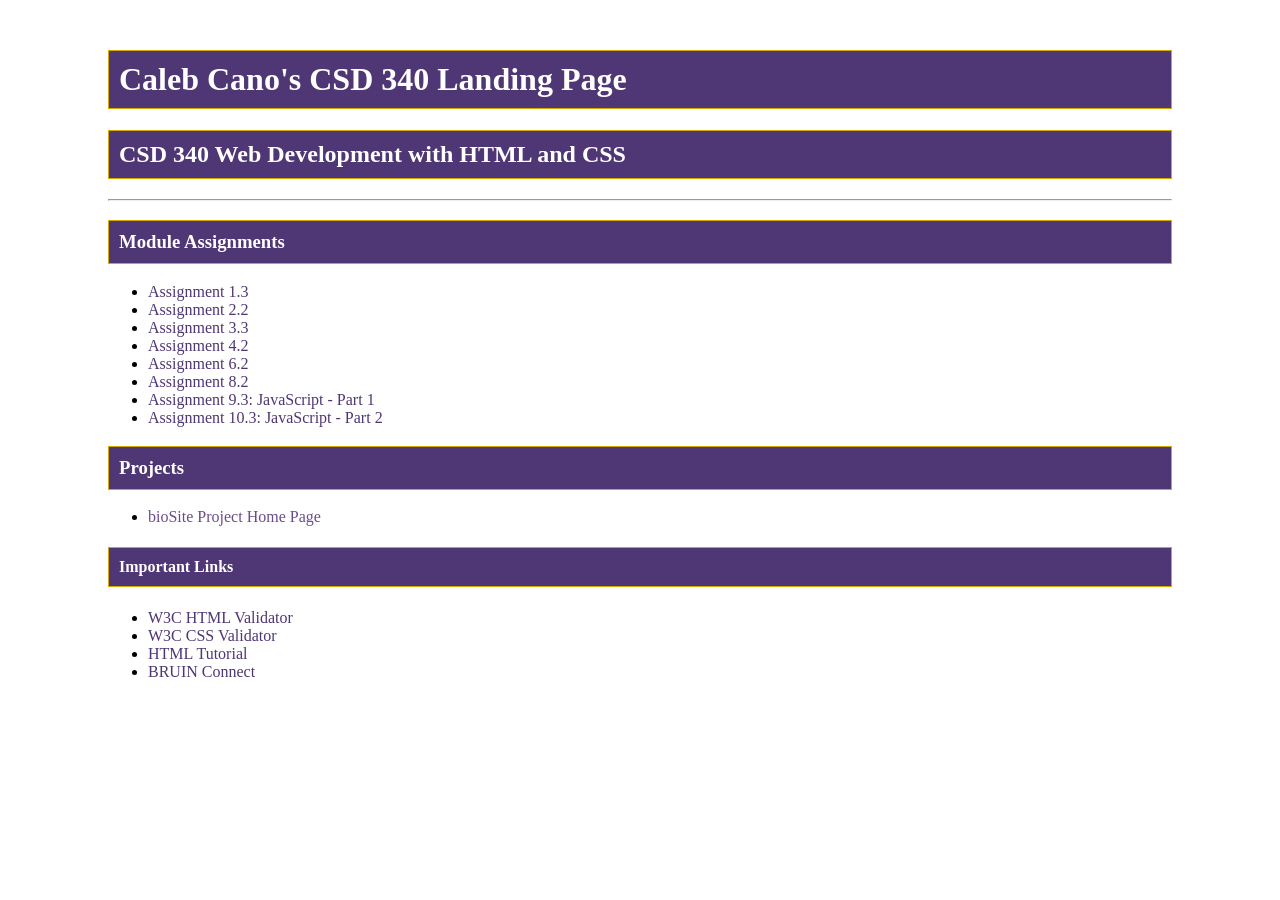
<file: index.html>
<!DOCTYPE html>
<html lang="en">
<head>
    <!-- Name: Caleb Cano | Assignment: CSD 340 Landing Page -->
    <meta charset="UTF-8">
    <meta name="viewport" content="width=device-width, initial-scale=1.0">
    <meta name="description" content="Caleb Cano's CSD 340 Landing Page">
    <meta name="author" content="Caleb Cano">
    <title>Caleb Cano's CSD 340 Landing Page</title>
    <link rel="stylesheet" href="site.css">
</head>
<body>
    <div id="container">
        <h1>Caleb Cano's CSD 340 Landing Page</h1>
        <h2>CSD 340 Web Development with HTML and CSS</h2>
        <hr>
        <h3>Module Assignments</h3>
        <ul>
            <li><a href="module-1/Cano_Mod1_3.html">Assignment 1.3</a></li>
            <li><a href="Cano_Mod2_2.html">Assignment 2.2</a></li>
            <li><a href="Cano_Mod3_3.html">Assignment 3.3</a></li>
            <li><a href="Cano_Mod4_2.html">Assignment 4.2</a></li>
            <li><a href="Cano_Mod6_2.html">Assignment 6.2</a></li>
            <li><a href="Cano_Mod8_2.html">Assignment 8.2</a></li>
            <li><a href="module-9/Cano_Mod9_3.html">Assignment 9.3: JavaScript - Part 1</a></li>
            <li><a href="module-10/Cano_Mod10_3.html">Assignment 10.3: JavaScript - Part 2</a></li>
        </ul>
        <h3>Projects</h3>
        <ul>
            <li><a href="">bioSite Project Home Page</a></li>
        </ul>
        <h4>Important Links</h4>
        <ul>
            <li><a href="https://validator.w3.org/" target="_blank" rel="noopener noreferrer">W3C HTML Validator</a></li>
            <li><a href="http://jigsaw.w3.org/css-validator/" target="_blank" rel="noopener noreferrer">W3C CSS Validator</a></li>
            <li><a href="https://www.w3schools.com/html/" target="_blank" rel="noopener noreferrer">HTML Tutorial</a></li>
            <li><a href="https://bruinconnect.bellevue.edu/" target="_blank" rel="noopener noreferrer">BRUIN Connect</a></li>
        </ul>
    </div>
</body>
</html>
</file>
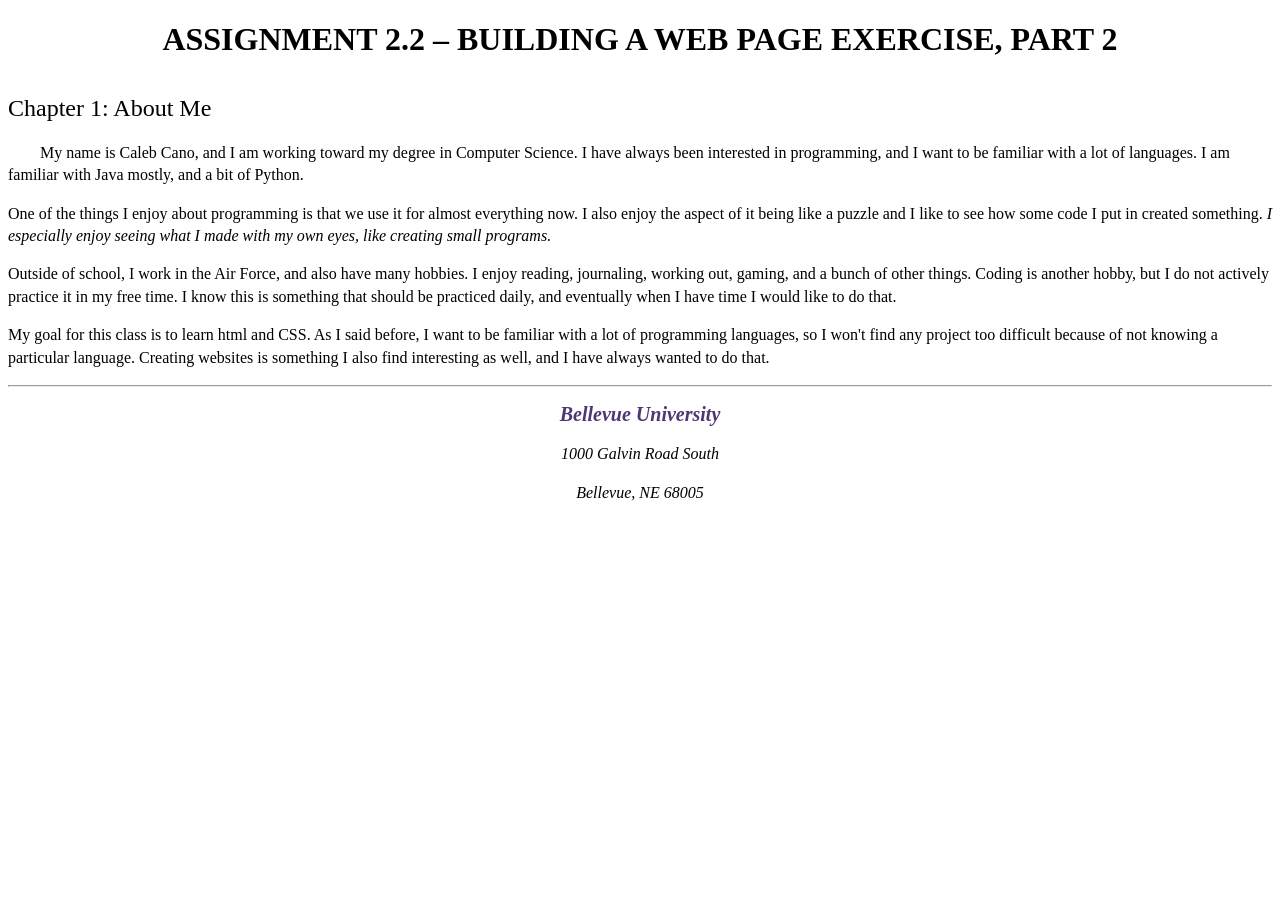
<file: Cano_Mod2_2.html>
<!DOCTYPE html>
<html lang="en">
<head>
    <!--
        Name: Caleb Cano
        Assignment: 2.2 - Building a Web Page Exercise, Part 2
    -->

    <meta charset="UTF-8">
    <meta name="description" content="CSD 340 Assignment 2.2">
    <meta name="keywords" content="HTML, CSS, CSD 340, Bellevue University">
    <meta name="author" content="Caleb Cano">

    <title>CSD 340 Development with HTML and CSS</title>

    <link rel="stylesheet" href="Cano_Mod2_2.css">
</head>

<body>
    <div id="container">
        <h1>Assignment 2.2 – Building a Web Page Exercise, Part 2</h1>

        <h2>Chapter 1: About Me</h2>

        <p class="intro">
            My name is Caleb Cano, and I am working toward my degree
            in Computer Science. I have always been interested in programming,
            and I want to be familiar with a lot of languages. I am familiar
            with Java mostly, and a bit of Python.        
        </p>

        <p>
            One of the things I enjoy about programming is that we use it for
            almost everything now. I also enjoy the aspect of it being like a
            puzzle and I like to see how some code I put in created something.
           <span class="sentence">I especially enjoy seeing what I made with
            my own eyes, like creating small programs.</span>
        </p>

        <p>
            Outside of school, I work in the Air Force, and also have many 
            hobbies. I enjoy reading, journaling, working out, gaming, and
            a bunch of other things. Coding is another hobby, but I do not 
            actively practice it in my free time. I know this is something 
            that should be practiced daily, and eventually when I have time
            I would like to do that.
        </p>

        <p>
            My goal for this class is to learn html and CSS. As I said before,
            I want to be familiar with a lot of programming languages, so I 
            won't find any project too difficult because of not knowing a 
            particular language. Creating websites is something I also 
            find interesting as well, and I have always wanted to do that.
        </p>

        <hr>

        <address>
            <p>
                <a href="https://www.bellevue.edu/">Bellevue University</a>
            </p>
            <p>1000 Galvin Road South</p>
            <p>Bellevue, NE 68005</p>
        </address>
    </div>
</body>
</html>
</file>
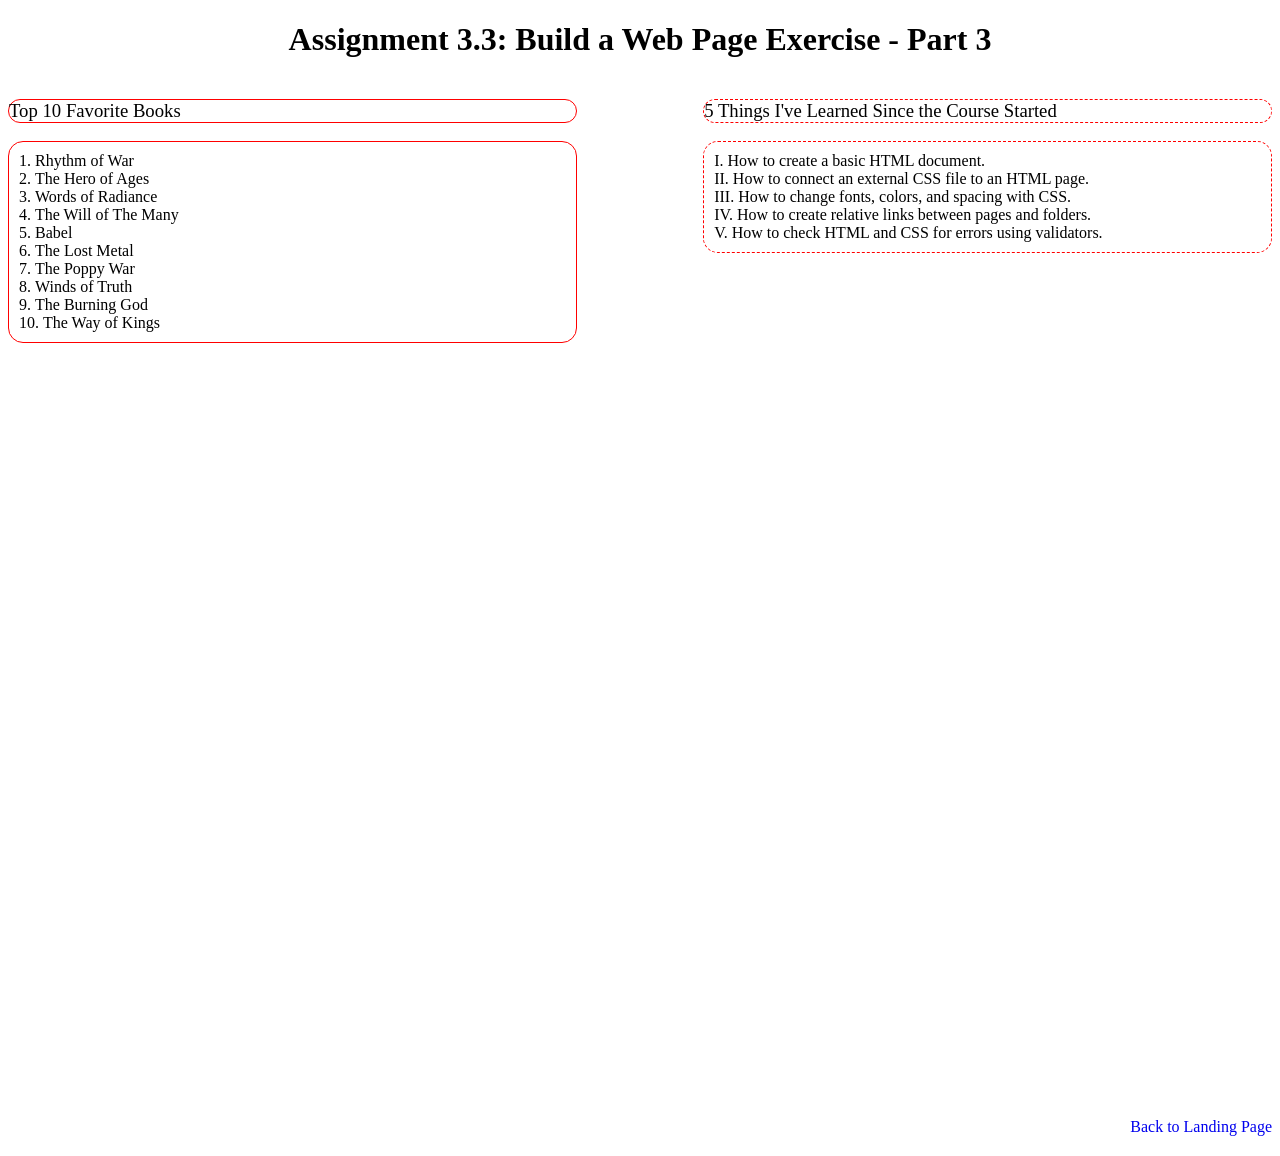
<file: Cano_Mod3_3.html>
<!DOCTYPE html>
<html lang="en">
<head>
    <meta charset="UTF-8">
    <meta name="viewport" content="width=device-width, initial-scale=1.0">
    <meta name="description" content="Assignment 3.3: Favorite books and lessons learned in CSD 340.">
    <meta name="author" content="Caleb Cano">
    <title>CSD 340 Web Development with HTML and CSS</title>
    <link rel="stylesheet" href="Cano_Mod3_3.css">
</head>
<body>
    <div id="container">
        <h1>Assignment 3.3: Build a Web Page Exercise - Part 3</h1>
        <div id="books">
            <h3>Top 10 Favorite Books</h3>
            <ol>
                <li>Rhythm of War</li>
                <li>The Hero of Ages</li>
                <li>Words of Radiance</li>
                <li>The Will of The Many</li>
                <li>Babel</li>
                <li>The Lost Metal</li>
                <li>The Poppy War</li>
                <li>Winds of Truth</li>
                <li>The Burning God</li>
                <li>The Way of Kings</li>
            </ol>
        </div>
        <div id="lessons">
            <h3>5 Things I've Learned Since the Course Started</h3>
            <ol>
                <li>How to create a basic HTML document.</li>
                <li>How to connect an external CSS file to an HTML page.</li>
                <li>How to change fonts, colors, and spacing with CSS.</li>
                <li>How to create relative links between pages and folders.</li>
                <li>How to check HTML and CSS for errors using validators.</li>
            </ol>
        </div>
        <div id="bottom">
            <a href="../index.html">Back to Landing Page</a>
        </div>
    </div>
</body>
</html>
</file>
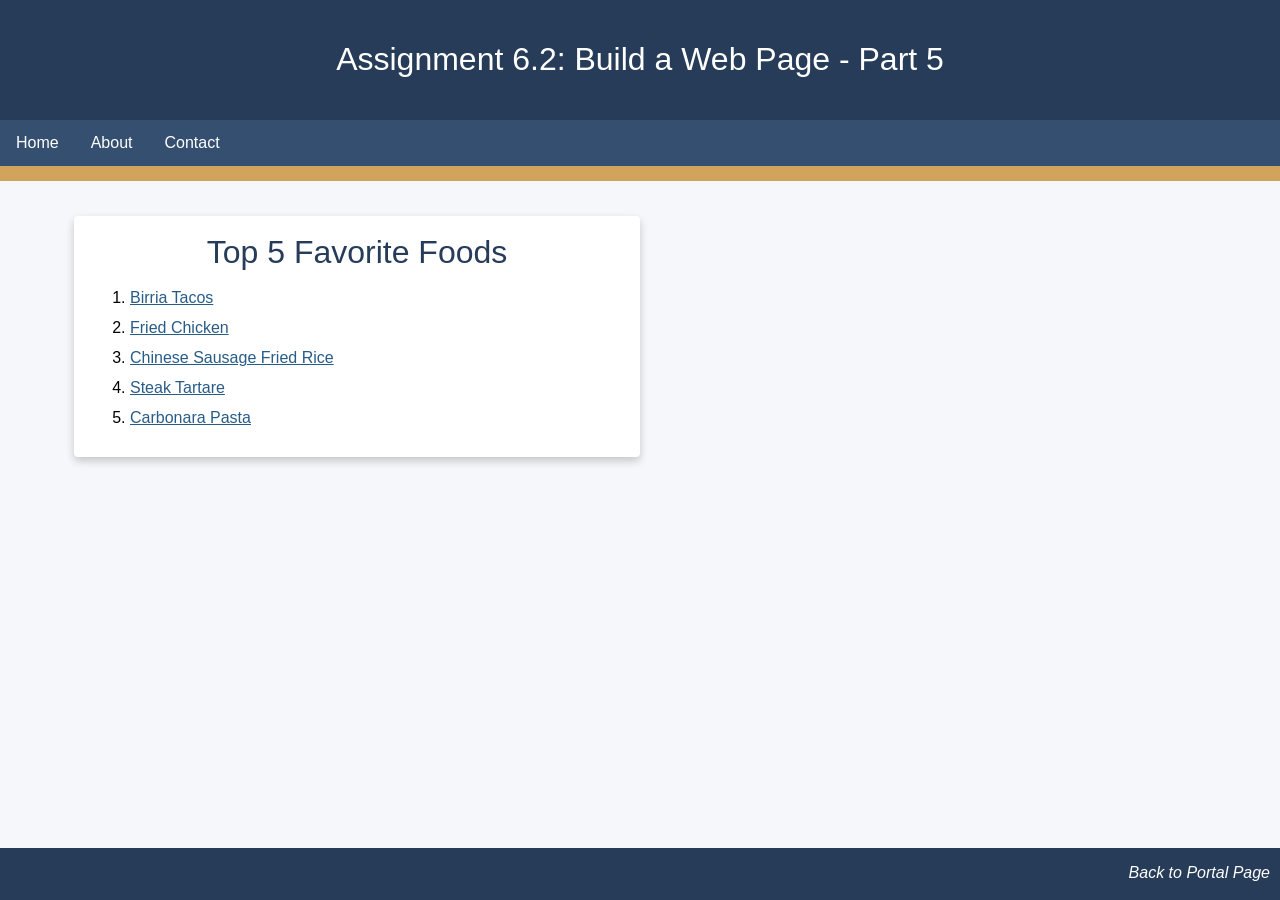
<file: Cano_Mod6_2.html>
<!DOCTYPE html>
<!-- Caleb Cano | 2026-10-18 | Assignment 6.2: Build a Web Page - Part 5 -->
<html lang="en">
<head>
  <meta charset="UTF-8">
  <meta name="viewport" content="width=device-width, initial-scale=1.0">
  <meta name="description" content="CSD 340 Assignment 6.2 favorite foods page">
  <title>CSD 340 Web Development with HTML and CSS</title>
  <link rel="stylesheet" href="Cano_Mod6_2.css">
</head>
<body>
  <header><h1>Assignment 6.2: Build a Web Page - Part 5</h1></header>
  <div id="navbar">
    <a href="#">Home</a>
    <a href="#">About</a>
    <a href="#">Contact</a>
  </div>
  <div id="container">
    <div class="card">
      <div class="card-title">Top 5 Favorite Foods</div>
      <div class="card-content">
        <ol>
          <li><a href="https://www.allrecipes.com/recipe/265338/birria-de-res-tacos-beef-birria-tacos/" target="_blank" rel="noopener noreferrer">Birria Tacos</a></li>
          <li><a href="https://www.allrecipes.com/recipe/8805/crispy-fried-chicken/" target="_blank" rel="noopener noreferrer">Fried Chicken</a></li>
          <li><a href="https://thewoksoflife.com/chinese-sausage-fried-rice/" target="_blank" rel="noopener noreferrer">Chinese Sausage Fried Rice</a></li>
          <li><a href="https://www.bbcgoodfood.com/recipes/steak-tartare" target="_blank" rel="noopener noreferrer">Steak Tartare</a></li>
          <li><a href="https://www.bbcgoodfood.com/recipes/ultimate-spaghetti-carbonara-recipe" target="_blank" rel="noopener noreferrer">Carbonara Pasta</a></li>
        </ol>
      </div>
    </div>
  </div>
  <footer><p><a href="../index.html">Back to Portal Page</a></p></footer>
</body>
</html>
</file>
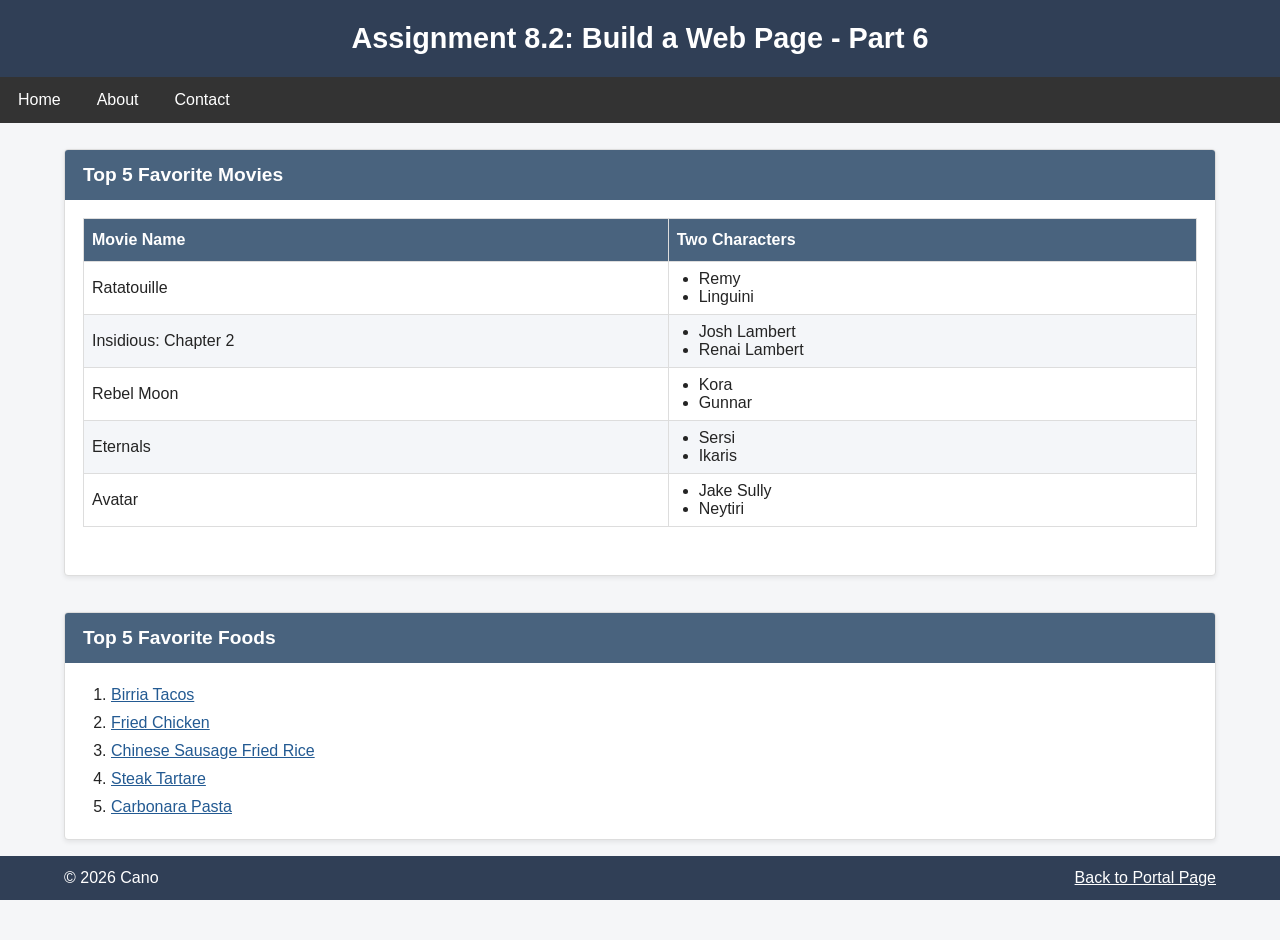
<file: Cano_Mod8_2.html>
<!DOCTYPE html>
<html lang="en">
<head>
    <meta charset="UTF-8">
    <meta name="viewport" content="width=device-width, initial-scale=1.0">
    <meta name="description" content="CSD 340 Assignment 8.2: Favorite movies and foods">
    <meta name="author" content="Caleb Cano">
    <title>CSD 340 Web Development with HTML and CSS</title>
    <link rel="stylesheet" href="Cano_Mod8_2.css">
</head>
<body>
    <header>
        <h1>Assignment 8.2: Build a Web Page - Part 6</h1>
    </header>

    <div id="navbar">
        <a href="../index.html">Home</a>
        <a href="#">About</a>
        <a href="#">Contact</a>
    </div>

    <div id="container">
        <div class="card">
            <div class="card-title">Top 5 Favorite Movies</div>
            <div class="card-content">
                <table id="movies">
                    <thead>
                        <tr><th scope="col">Movie Name</th><th scope="col">Two Characters</th></tr>
                    </thead>
                    <tbody>
                        <tr><td>Ratatouille</td><td><ul><li>Remy</li><li>Linguini</li></ul></td></tr>
                        <tr><td>Insidious: Chapter 2</td><td><ul><li>Josh Lambert</li><li>Renai Lambert</li></ul></td></tr>
                        <tr><td>Rebel Moon</td><td><ul><li>Kora</li><li>Gunnar</li></ul></td></tr>
                        <tr><td>Eternals</td><td><ul><li>Sersi</li><li>Ikaris</li></ul></td></tr>
                        <tr><td>Avatar</td><td><ul><li>Jake Sully</li><li>Neytiri</li></ul></td></tr>
                    </tbody>
                </table>
            </div>
        </div>

        <br>
        <br>

        <div class="card">
            <div class="card-title">Top 5 Favorite Foods</div>
            <div class="card-content">
                <ol>
                    <li><a href="https://www.allrecipes.com/recipe/265338/birria-de-res-tacos-beef-birria-tacos/" target="_blank" rel="noopener noreferrer">Birria Tacos</a></li>
                    <li><a href="https://www.allrecipes.com/recipe/8805/crispy-fried-chicken/" target="_blank" rel="noopener noreferrer">Fried Chicken</a></li>
                    <li><a href="https://thewoksoflife.com/chinese-sausage-fried-rice/" target="_blank" rel="noopener noreferrer">Chinese Sausage Fried Rice</a></li>
                    <li><a href="https://www.bbcgoodfood.com/recipes/steak-tartare" target="_blank" rel="noopener noreferrer">Steak Tartare</a></li>
                    <li><a href="https://www.bbcgoodfood.com/recipes/ultimate-spaghetti-carbonara-recipe" target="_blank" rel="noopener noreferrer">Carbonara Pasta</a></li>
                </ol>
            </div>
        </div>
    </div>

    <footer>
        <span>&copy; 2026 Cano</span>
        <a href="../index.html">Back to Portal Page</a>
    </footer>
</body>
</html>
</file>
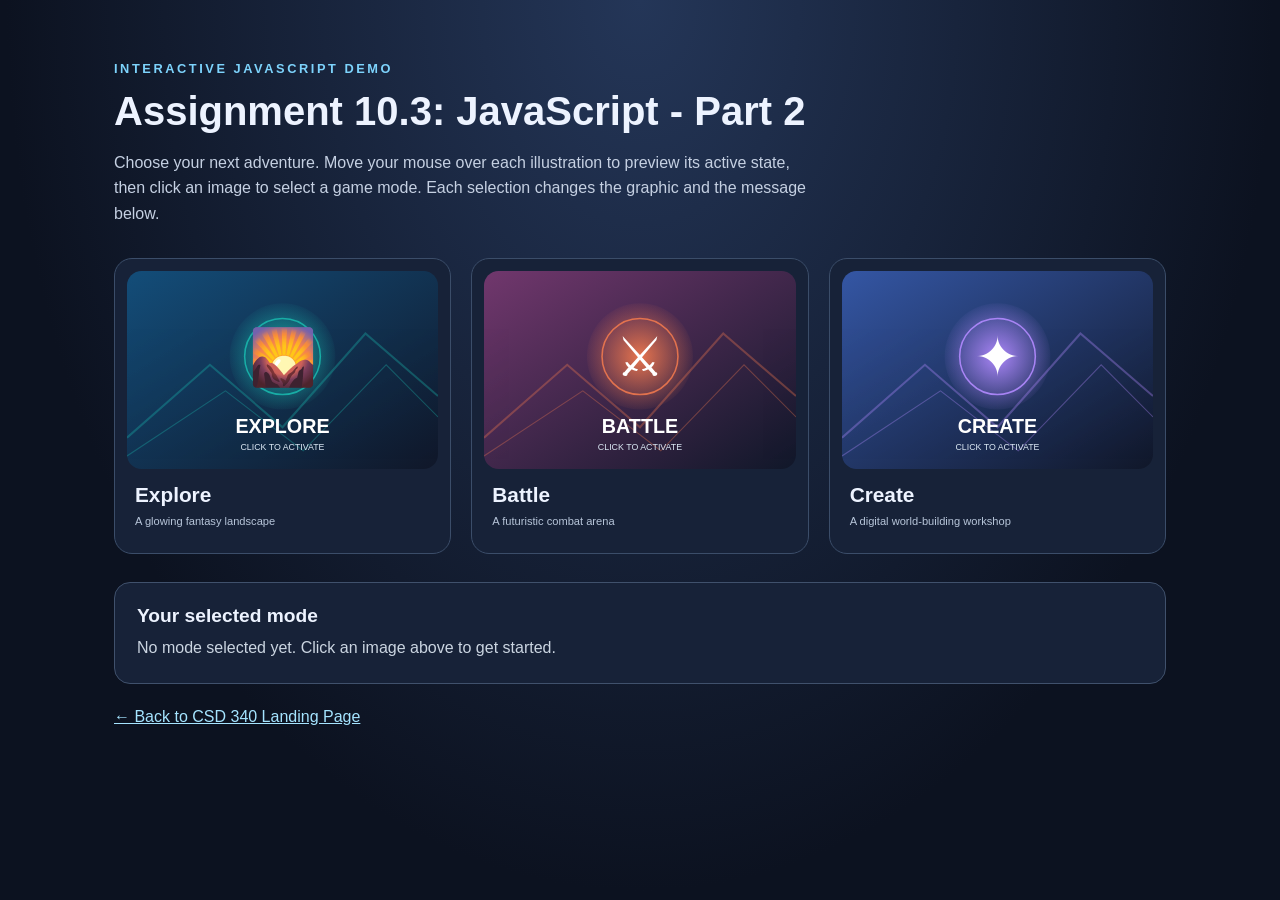
<file: module-10/Cano_Mod10_3.html>
<!DOCTYPE html>
<html lang="en">
<head>
<meta charset="UTF-8"><meta name="viewport" content="width=device-width,initial-scale=1">
<title>CSD 340 Web Development with HTML and CSS</title>
<style>
:root {color-scheme:dark;font-family:Arial,Helvetica,sans-serif;background:#0c1220;color:#edf3ff}
*{box-sizing:border-box}body{margin:0;min-height:100vh;background:radial-gradient(ellipse at top,#243658,#0c1220 70%)}main{max-width:1100px;margin:auto;padding:48px 24px 70px}h1{font-size:clamp(1.6rem,4vw,2.5rem);margin:0 0 12px}.eyebrow{text-transform:uppercase;letter-spacing:.2em;color:#7dd3fc;font-size:.8rem;font-weight:700}.intro{color:#c5d0e2;line-height:1.6;max-width:700px}.modes{display:grid;grid-template-columns:repeat(3,minmax(0,1fr));gap:20px;margin-top:32px}.mode-card{border:1px solid #3b4d69;border-radius:18px;padding:12px;background:#172238;color:inherit;text-align:left;cursor:pointer;transition:transform .2s,border-color .2s,box-shadow .2s}.mode-card:hover,.mode-card:focus-visible{transform:translateY(-5px);border-color:#7dd3fc;box-shadow:0 8px 26px #0007}.mode-card.selected{border:2px solid #7dd3fc;background:#1d304b}.mode-card img{width:100%;display:block;border-radius:12px;aspect-ratio:600/380}.mode-card span{display:block;font-size:1.3rem;font-weight:700;margin:14px 8px 6px}.mode-card small{display:block;color:#b7c5d9;margin:0 8px 12px;line-height:1.5}.status{margin-top:28px;border:1px solid #40516c;background:#172238;border-radius:16px;padding:22px}.status h2{font-size:1.2rem;margin:0 0 8px}.status p{color:#cbd5e1;margin:0;line-height:1.6}.back{display:inline-block;color:#a5e4ff;margin-top:24px}@media(max-width:720px){.modes{grid-template-columns:1fr}main{padding-top:28px}}
</style>
<script>
const modes = {explore:'Explore mode selected! Discover hidden paths and new worlds.',battle:'Battle mode selected! Get ready for the next challenge.',create:'Create mode selected! Build something entirely your own.'};
let selectedMode = null;
function updateImage(mode) {
 const img = document.getElementById('img-' + mode);
 const card = img.closest('.mode-card');
 img.src = 'images/' + mode + '-' + (card.matches(':hover') || selectedMode === mode ? 'active' : 'default') + '.svg';
}
function previewMode(mode, hovering) {
 const img = document.getElementById('img-' + mode);
 img.src = 'images/' + mode + '-' + (hovering || selectedMode === mode ? 'active' : 'default') + '.svg';
}
function selectMode(mode) {
 selectedMode = mode;
 document.querySelectorAll('.mode-card').forEach(card => card.classList.remove('selected'));
 document.getElementById('img-' + mode).closest('.mode-card').classList.add('selected');
 Object.keys(modes).forEach(updateImage);
 document.getElementById('selection-message').textContent = modes[mode];
}
</script>
</head>
<body><main><p class="eyebrow">Interactive JavaScript Demo</p><h1>Assignment 10.3: JavaScript - Part 2</h1><p class="intro">Choose your next adventure. Move your mouse over each illustration to preview its active state, then click an image to select a game mode. Each selection changes the graphic and the message below.</p><section class="modes" aria-label="Game mode choices"><button class="mode-card" type="button" onclick="selectMode('explore')" onmouseover="previewMode('explore', true)" onmouseout="previewMode('explore', false)" aria-label="Select Explore mode"><img id="img-explore" src="images/explore-default.svg" alt="Original illustration for Explore mode"><span>Explore</span><small>A glowing fantasy landscape</small></button>
<button class="mode-card" type="button" onclick="selectMode('battle')" onmouseover="previewMode('battle', true)" onmouseout="previewMode('battle', false)" aria-label="Select Battle mode"><img id="img-battle" src="images/battle-default.svg" alt="Original illustration for Battle mode"><span>Battle</span><small>A futuristic combat arena</small></button>
<button class="mode-card" type="button" onclick="selectMode('create')" onmouseover="previewMode('create', true)" onmouseout="previewMode('create', false)" aria-label="Select Create mode"><img id="img-create" src="images/create-default.svg" alt="Original illustration for Create mode"><span>Create</span><small>A digital world-building workshop</small></button></section><section class="status" aria-live="polite"><h2>Your selected mode</h2><p id="selection-message">No mode selected yet. Click an image above to get started.</p></section><a class="back" href="../index.html">← Back to CSD 340 Landing Page</a></main></body></html>
</file>
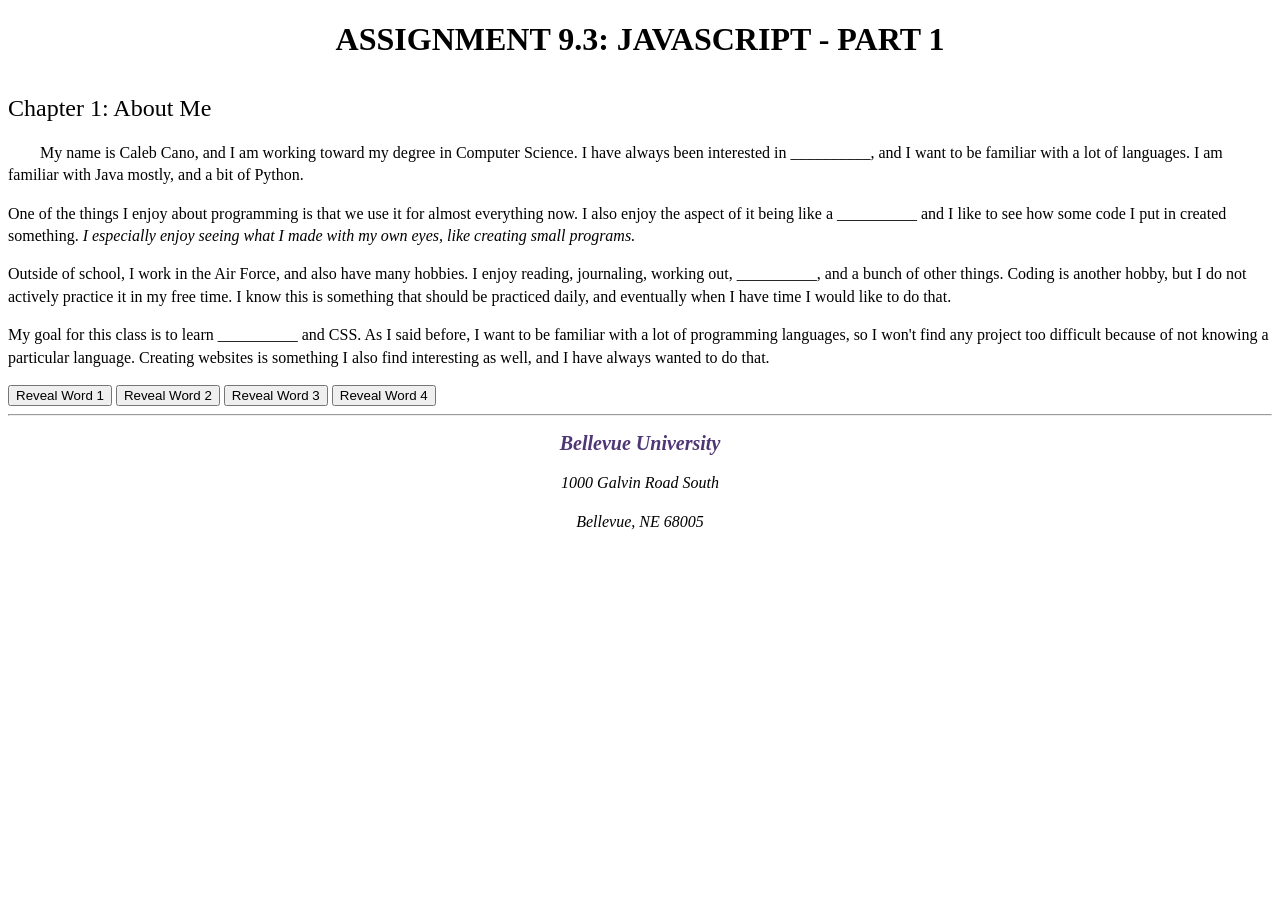
<file: module-9/Cano_Mod9_3.html>
<!DOCTYPE html>
<html lang="en">
<head>
    <!--
        Name: Caleb Cano
        Assignment: 2.2 - Building a Web Page Exercise, Part 2
    -->

    <meta charset="UTF-8">
    <meta name="description" content="CSD 340 Assignment 2.2">
    <meta name="keywords" content="HTML, CSS, CSD 340, Bellevue University">
    <meta name="author" content="Caleb Cano">

    <title>CSD 340 Web Development with HTML and CSS</title>

    <link rel="stylesheet" href="../Cano_Mod2_2.css">
</head>

<body>
    <div id="container">
        <h1>Assignment 9.3: JavaScript - Part 1</h1>

        <h2>Chapter 1: About Me</h2>

        <p class="intro">
            My name is Caleb Cano, and I am working toward my degree
            in Computer Science. I have always been interested in <span id="word1">__________</span>,
            and I want to be familiar with a lot of languages. I am familiar
            with Java mostly, and a bit of Python.        
        </p>

        <p>
            One of the things I enjoy about programming is that we use it for
            almost everything now. I also enjoy the aspect of it being like a
            <span id="word2">__________</span> and I like to see how some code I put in created something.
           <span class="sentence">I especially enjoy seeing what I made with
            my own eyes, like creating small programs.</span>
        </p>

        <p>
            Outside of school, I work in the Air Force, and also have many 
            hobbies. I enjoy reading, journaling, working out, <span id="word3">__________</span>, and
            a bunch of other things. Coding is another hobby, but I do not 
            actively practice it in my free time. I know this is something 
            that should be practiced daily, and eventually when I have time
            I would like to do that.
        </p>

        <p>
            My goal for this class is to learn <span id="word4">__________</span> and CSS. As I said before,
            I want to be familiar with a lot of programming languages, so I 
            won't find any project too difficult because of not knowing a 
            particular language. Creating websites is something I also 
            find interesting as well, and I have always wanted to do that.
        </p>

        <div class="reveal-buttons">
            <button type="button" onclick="revealWord('word1', wordOne)">Reveal Word 1</button>
            <button type="button" onclick="revealWord('word2', wordTwo)">Reveal Word 2</button>
            <button type="button" onclick="revealWord('word3', wordThree)">Reveal Word 3</button>
            <button type="button" onclick="revealWord('word4', wordFour)">Reveal Word 4</button>
        </div>
        <hr>

        <address>
            <p>
                <a href="https://www.bellevue.edu/">Bellevue University</a>
            </p>
            <p>1000 Galvin Road South</p>
            <p>Bellevue, NE 68005</p>
        </address>
    </div>
    <script>
        const wordOne = 'programming';
        const wordTwo = 'puzzle';
        const wordThree = 'gaming';
        const wordFour = 'HTML';
        function revealWord(id, value) {
            document.getElementById(id).textContent = value;
        }
    </script>
</body>
</html>
</file>
<file: site.css>
/* Name: Caleb Cano | Assignment: CSD 340 Landing Page */

#container {
    margin-top: 50px;
    margin-left: 100px;
    margin-right: 100px;
}

h1,
h2,
h3,
h4 {
    background-color: #4F3674;
    color: #FFFFFF;
    border: 1px solid #D6A800;
    padding: 10px;
}

a {
    color: #4F3674;
    text-decoration: none;
}

a:visited {
    color: #6B4C8A;
}

a:hover {
    color: #D6A800;
}
</file>
<file: Cano_Mod2_2.css>
/*
    Name: Caleb Cano
    Assignment: 2.2 - Building a Web Page Exercise, Part 2
*/

html,
body {
    font-size: 16px;
}

p {
    font-weight: 400;
    line-height: 1.4em;
}

h1 {
    font-weight: 700;
    text-transform: uppercase;
    text-align: center;
}

h2 {
    font-weight: 500;
    text-align: left;
    padding-top: 15px;
}

address {
    text-align: center;
}

address a {
    font-weight: bold;
    font-size: 1.25em;
    color: #4F3674;
    text-decoration: none;
}

address a:hover {
    text-decoration: underline;
    background-color: #D6A800;
}

address a:visited {
    color: #800080;
}

.sentence {
    font-style: italic;
}

.intro {
    text-indent: 2em;
}
</file>
<file: Cano_Mod3_3.css>
/* Name: Caleb Cano | Assignment: 3.3 */

h1 {
    text-align: center;
}

#books,
#lessons {
    width: 45%;
}

#books {
    float: left;
}

#lessons {
    float: right;
}

h3 {
    font-weight: 500;
}

ol {
    font-weight: 300;
    padding: 10px;
    list-style-position: inside;
}

#books h3,
#books ol {
    border: 1px solid red;
    border-radius: 15px;
}

#lessons h3,
#lessons ol {
    border: 1px dashed red;
    border-radius: 15px;
}

#lessons ol {
    list-style-type: upper-roman;
}

#bottom {
    width: 100%;
    margin-top: 60%;
    float: right;
    margin-bottom: 20px;
    clear: both;
}

#bottom a {
    float: right;
}

a {
    text-decoration: none;
}

a:hover {
    text-decoration: underline;
}
</file>
<file: Cano_Mod6_2.css>
/* Caleb Cano | 2026-10-18 | Assignment 6.2: Build a Web Page - Part 5 */
* { box-sizing: border-box; }
body { margin: 0; font-family: Arial, Helvetica, sans-serif; min-height: 100vh; position: relative; padding-bottom: 70px; background: #f5f7fa; }
header { background-color: #263c58; color: white; padding: 20px; text-align: center; }
h1 { font-weight: 400; }
#navbar { overflow: hidden; background-color: #344f70; border-bottom: 15px solid #d2a35b; }
#navbar a { float: left; display: block; color: white; text-align: center; padding: 14px 16px; text-decoration: none; }
#navbar a:hover { background-color: #d2a35b; color: #1c2c41; }
#container { margin-top: 2%; margin-left: 5%; margin-right: 5%; padding: 10px; }
.card { box-shadow: 0 4px 8px 0 rgba(0, 0, 0, 0.2); transition: 0.3s; width: 50%; background-color: white; border-radius: 4px; padding-top: 18px; padding-bottom: 12px; }
.card-title { text-align: center; font-size: 2em; color: #263c58; font-weight: 400; }
.card-content { padding: 2px 16px; }
.card-content li { margin: 12px 0; }
.card-content a { color: #285c88; }
.card:hover { box-shadow: 0 8px 16px 0 rgba(0, 0, 0, 0.2); }
footer { background-color: #263c58; position: absolute; bottom: 0; width: 100%; min-height: 52px; }
footer p { color: white; font-weight: 400; float: right; padding-right: 10px; font-style: italic; }
footer a { text-decoration: none; color: white; }
footer a:hover { text-decoration: underline; }
@media (max-width: 700px) { .card { width: 100%; } }
</file>
<file: Cano_Mod8_2.css>
/* Caleb Cano - Assignment 8.2 */
* { box-sizing: border-box; }
body { margin: 0; font-family: Arial, Helvetica, sans-serif; color: #242424; background: #f5f6f8; }
header { background: #303f56; color: white; padding: 22px 16px; text-align: center; }
header h1 { margin: 0; font-size: 1.8rem; }
#navbar { overflow: hidden; background-color: #333; }
#navbar a { float: left; display: block; color: #fff; text-decoration: none; padding: 14px 18px; }
#navbar a:hover { background-color: #ddd; color: #111; }
#container { margin: 2% 5% 100px 5%; }
.card { background: #fff; border: 1px solid #ddd; border-radius: 4px; box-shadow: 0 2px 5px rgba(0,0,0,.08); overflow: hidden; }
.card-title { background-color: #49637e; color: #fff; padding: 14px 18px; font-size: 1.2rem; font-weight: bold; }
.card-content { padding: 18px; }
.card-content ol { margin: 0; padding-left: 28px; }
.card-content ol li { padding: 5px 0; }
.card-content a { color: #235a92; }
#movies { border-collapse: collapse; width: 100%; margin-bottom: 30px; }
#movies th { padding-top: 12px; padding-bottom: 12px; text-align: left; background-color: #49637e; color: white; padding-left: 8px; padding-right: 8px; }
#movies td { border: 1px solid #ddd; padding: 8px; }
#movies th { border: 1px solid #ddd; }
#movies tbody tr:nth-child(even) { background-color: #f4f6f9; }
#movies ul { margin: 0; padding-left: 22px; }
footer { position: fixed; left: 0; bottom: 0; width: 100%; padding: 13px 5%; background: #303f56; color: white; display: flex; justify-content: space-between; align-items: center; gap: 12px; }
footer a { color: white; }
@media (max-width: 600px) { header h1 { font-size: 1.35rem; } .card-content { padding: 10px; } }
</file>
